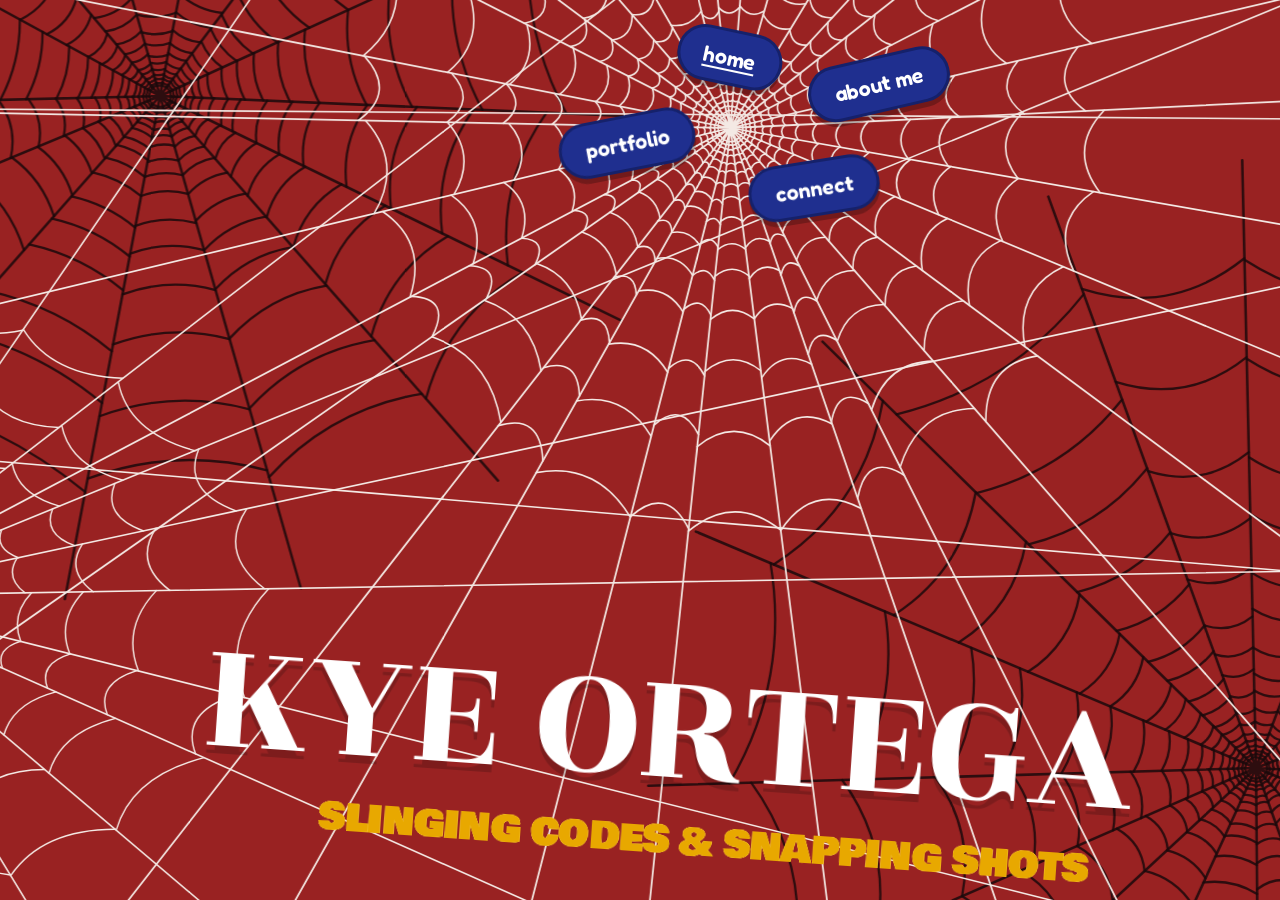
<file: index.html>
<!doctype html>
<html lang="en">

<head>
  <meta charset="utf-8">
  <meta name="viewport" content="width=device-width, initial-scale=1">
  <title>Kye Ortega</title>
  <!-- spider favicon (inline SVG, no extra file needed) -->
  <link rel="icon" type="image/svg+xml" href="data:image/svg+xml,%3Csvg xmlns='http://www.w3.org/2000/svg' viewBox='-20 -20 40 40'%3E%3Crect x='-20' y='-20' width='40' height='40' rx='9' fill='%23992222'/%3E%3Cg stroke='%23120708' stroke-width='2.4' stroke-linecap='round' fill='none'%3E%3Cpath d='M0 1L-9-9M0 1L-12-2M0 1L-11 7M0 1L-8 13M0 1L9-9M0 1L12-2M0 1L11 7M0 1L8 13'/%3E%3C/g%3E%3Cellipse cx='0' cy='5' rx='6' ry='8' fill='%23120708'/%3E%3Ccircle cx='0' cy='-5' r='4.5' fill='%23120708'/%3E%3Ccircle cx='-1.8' cy='-6.3' r='1.1' fill='%23ffc919'/%3E%3Ccircle cx='1.8' cy='-6.3' r='1.1' fill='%23ffc919'/%3E%3C/svg%3E">
  <link rel="preconnect" href="https://fonts.googleapis.com">
  <link
    href="https://fonts.googleapis.com/css2?family=Rozha+One&family=Bowlby+One+SC&family=Fredoka:wght@500;600&display=swap"
    rel="stylesheet">
  <style>
    :root {
      --red: #992222;
      --navy: #1f2f8f;
      --navy-edge: #15216b;
      --yellow: #ffc919;
      --web: #f4e9e4;
    }

    * {
      box-sizing: border-box;
      margin: 0
    }

    body {
      position: fixed;
      /* nothing can ever scroll the page sideways/up and make the web jump */
      inset: 0;
      width: 100%
    }

    html,
    body {
      height: 100%;
      overflow: hidden;
      overscroll-behavior: none;
      background: var(--red);
      font-family: 'Fredoka', system-ui, sans-serif
    }

    /* ---------- web background ---------- */
    #bg {
      position: fixed;
      inset: 0;
      width: 100%;
      height: 100%;
      display: block;
      transform: translateZ(0);
      /* own GPU layer so page transitions don't repaint the web */
      backface-visibility: hidden
    }

    #bg .light path {
      stroke: var(--web);
      fill: none;
      stroke-linecap: round
    }

    #bg .dark path {
      stroke: #1a0a0c;
      fill: none;
      stroke-linecap: round;
      opacity: .85
    }

    .sway {
      animation: sway 9s ease-in-out infinite alternate;
      transform-box: view-box
    }

    .sway.b {
      animation-duration: 12s;
      animation-delay: -4s
    }

    .sway.c {
      animation-duration: 14s;
      animation-delay: -7s
    }

    @keyframes sway {
      from {
        transform: rotate(-.8deg) scale(1)
      }

      to {
        transform: rotate(.8deg) scale(1.018)
      }
    }

    .ring {
      animation: ripple 5s ease-in-out infinite
    }

    @keyframes ripple {

      0%,
      100% {
        opacity: .55
      }

      8% {
        opacity: 1
      }

      22% {
        opacity: .55
      }
    }

    #parallax {
      transition: transform .25s ease-out;
      will-change: transform
    }

    /* ---------- intro spiders ---------- */
    #spiders {
      position: fixed;
      inset: 0;
      overflow: hidden;
      pointer-events: none;
      z-index: 50
    }

    .spider {
      position: absolute;
      left: 0;
      top: 0;
      will-change: transform, opacity
    }

    .spider svg {
      display: block;
      overflow: visible
    }

    .spider .legs line {
      stroke: #120708;
      stroke-width: 2.4;
      stroke-linecap: round
    }

    .spider .legA {
      transform-origin: 0 0;
      animation: skitter .16s ease-in-out infinite alternate
    }

    .spider .legB {
      transform-origin: 0 0;
      animation: skitter .16s ease-in-out infinite alternate-reverse
    }

    @keyframes skitter {
      from {
        transform: rotate(-9deg)
      }

      to {
        transform: rotate(9deg)
      }
    }

    /* ---------- nav ---------- */
    /* nav is positioned from JS relative to the web centre; --u scales with the web */
    nav {
      --cx: 55%;
      --cy: 14%;
      --u: .7
    }

    nav a {
      position: absolute;
      display: block;
      white-space: nowrap;
      padding: .55em 1.1em;
      border-radius: 999px;
      left: calc(var(--cx) + var(--dx) * var(--u) * 1px);
      top: calc(var(--cy) + var(--dy) * var(--u) * 1px);
      background: var(--navy);
      color: #fff;
      text-decoration: none;
      font-weight: 600;
      font-size: calc(34px * var(--p, var(--u)));
      border: calc(5px * var(--p, var(--u))) solid var(--navy-edge);
      box-shadow: 0 calc(8px * var(--p, var(--u))) 0 rgba(0, 0, 0, .25);
      transform: translate(-50%, -50%) rotate(var(--r));
      animation: float 5s ease-in-out infinite;
      animation-delay: var(--d);
      transition: background .2s;
    }

    nav a:hover {
      background: #2c42c4;
      animation: wiggle .5s ease-in-out infinite
    }

    nav a.active {
      text-decoration: underline;
      text-underline-offset: .2em
    }

    nav a[href="#home"] {
      --dx: 0;
      --dy: -85;
      --r: 12deg;
      --d: 0s
    }

    nav a[href="#about"] {
      --dx: 177;
      --dy: -52;
      --r: -13deg;
      --d: -1s
    }

    nav a[href="#portfolio"] {
      --dx: -123;
      --dy: 18;
      --r: -11deg;
      --d: -2s
    }

    nav a[href="#connect"] {
      --dx: 100;
      --dy: 72;
      --r: -9deg;
      --d: -3s
    }

    @keyframes float {

      0%,
      100% {
        transform: translate(-50%, -50%) rotate(var(--r))
      }

      50% {
        transform: translate(-50%, calc(-50% - 8px * var(--u))) rotate(calc(var(--r) + 2deg))
      }
    }

    @keyframes wiggle {

      0%,
      100% {
        transform: translate(-50%, -50%) rotate(calc(var(--r) - 4deg)) scale(1.08)
      }

      50% {
        transform: translate(-50%, -50%) rotate(calc(var(--r) + 4deg)) scale(1.08)
      }
    }

    /* ---------- hero ---------- */
    #hero {
      position: absolute;
      left: 0;
      right: 0;
      bottom: 6%;
      transition: opacity .4s, transform .4s
    }

    body:not([data-page="home"]) #hero {
      opacity: 0;
      transform: translateY(40px);
      pointer-events: none
    }

    h1 {
      font-family: 'Rozha One', serif;
      font-weight: 400;
      color: #fff;
      line-height: .9;
      font-size: clamp(56px, 13vw, 230px);
      white-space: nowrap;
      margin-left: 15.5%;
      transform: rotate(4deg);
      transform-origin: left bottom;
      text-shadow: 0 8px 0 rgba(0, 0, 0, .18);
      animation: drop 1s cubic-bezier(.2, 1.4, .4, 1) both;
    }

    h1 .m {
      display: none
    }

    h1 span {
      display: inline-block;
      animation: bob 6s ease-in-out infinite
    }

    h1 span:nth-child(2n) {
      animation-delay: -2s
    }

    h1 span:nth-child(3n) {
      animation-delay: -4s
    }

    @keyframes bob {

      0%,
      100% {
        transform: translateY(0)
      }

      50% {
        transform: translateY(-6px)
      }
    }

    @keyframes drop {
      from {
        opacity: 0;
        transform: rotate(4deg) translateY(-120px) scale(1.2)
      }
    }

    .tag {
      position: relative;
      display: inline-block;
      margin: 1.2% 0 0 25%;
      font-family: 'Bowlby One SC', sans-serif;
      color: var(--yellow);
      font-size: clamp(16px, 3vw, 52px);
      letter-spacing: -.02em;
      transform: rotate(4deg);
      transform-origin: left top;
      animation: drop 1s .25s cubic-bezier(.2, 1.4, .4, 1) both;
    }

    .tag::before,
    .tag::after {
      content: attr(data-t);
      position: absolute;
      inset: 0;
      overflow: hidden;
    }

    .tag::before {
      color: #ffe36a;
      animation: glitch1 3.2s infinite steps(1)
    }

    .tag::after {
      color: #e8a800;
      animation: glitch2 2.7s infinite steps(1)
    }

    @keyframes glitch1 {

      0%,
      88%,
      100% {
        clip-path: inset(0 0 100% 0);
        transform: none
      }

      90% {
        clip-path: inset(20% 0 55% 0);
        transform: translateX(-10px)
      }

      93% {
        clip-path: inset(60% 0 15% 0);
        transform: translateX(8px)
      }

      96% {
        clip-path: inset(40% 0 40% 0);
        transform: translateX(-5px)
      }
    }

    @keyframes glitch2 {

      0%,
      80%,
      100% {
        clip-path: inset(100% 0 0 0);
        transform: none
      }

      82% {
        clip-path: inset(10% 0 70% 0);
        transform: translateX(9px)
      }

      86% {
        clip-path: inset(70% 0 5% 0);
        transform: translateX(-9px)
      }

      90% {
        clip-path: inset(35% 0 45% 0);
        transform: translateX(5px)
      }
    }

    /* ---------- pages ---------- */
    .page {
      position: absolute;
      left: 50%;
      top: 50%;
      width: min(680px, 88vw);
      max-height: 62vh;
      overflow: auto;
      transform: translate(-50%, -40%) rotate(-1.5deg) scale(.9);
      opacity: 0;
      pointer-events: none;
      background: rgba(255, 255, 255, .96);
      color: #1c1c2e;
      border-radius: 28px;
      padding: 2rem 2.2rem;
      border: 4px solid var(--navy);
      box-shadow: 0 14px 0 rgba(0, 0, 0, .25);
      transition: opacity .35s, transform .45s cubic-bezier(.2, 1.3, .4, 1);
      will-change: transform, opacity;
    }

    body[data-page="about"] #about,
    body[data-page="portfolio"] #portfolio,
    body[data-page="connect"] #connect {
      opacity: 1;
      pointer-events: auto;
      transform: translate(-50%, -30%) rotate(-1.5deg) scale(1);
    }

    .page h2 {
      font-family: 'Rozha One', serif;
      font-weight: 400;
      font-size: 2.4rem;
      color: var(--red);
      margin-bottom: .6rem
    }

    .page p {
      line-height: 1.55;
      font-size: 1.1rem;
      margin-bottom: .8rem
    }

    .page a {
      color: var(--navy);
      font-weight: 600
    }

    .grid {
      display: grid;
      grid-template-columns: repeat(auto-fit, minmax(170px, 1fr));
      gap: 1rem;
      margin-top: 1rem
    }

    .card {
      background: var(--navy);
      color: #fff;
      border-radius: 18px;
      padding: 1.2rem;
      min-height: 110px;
      font-weight: 600;
      transition: transform .2s
    }

    .card:hover {
      transform: rotate(-2deg) scale(1.04)
    }

    .card small {
      display: block;
      font-weight: 500;
      opacity: .8;
      margin-top: .3rem
    }

    [hidden] {
      display: none !important
    }

    /* ---------- portfolio gallery ---------- */
    #portfolio {
      width: min(780px, 92vw);
      max-height: 68vh
    }

    .card {
      font: inherit;
      font-weight: 600;
      text-align: left;
      border: 3px solid var(--navy-edge);
      cursor: pointer;
      position: relative;
      overflow: hidden;
      display: flex;
      flex-direction: column;
      justify-content: flex-end;
      font-size: 1.1rem
    }

    .card.has-cover {
      background-size: cover;
      background-position: center top;
      text-shadow: 0 1px 6px rgba(0, 0, 0, .7)
    }

    .card.has-cover::before {
      content: "";
      position: absolute;
      inset: 0;
      background: linear-gradient(to top, rgba(15, 20, 70, .9), rgba(15, 20, 70, .05) 65%)
    }

    .card>* {
      position: relative
    }

    .card:focus-visible,
    .pf-back:focus-visible,
    .pf-arrow:focus-visible,
    .pf-track:focus-visible {
      outline: 3px solid var(--yellow);
      outline-offset: 2px
    }

    #pfGallery {
      position: fixed;
      inset: 0;
      z-index: 80;
      display: flex;
      flex-direction: column;
      height: 100vh;
      height: 100dvh;
      padding: max(12px, env(safe-area-inset-top)) 14px max(10px, env(safe-area-inset-bottom));
      background: #1a0709;
      color: #fff
    }

    .pf-head {
      display: flex;
      align-items: center;
      gap: .8rem;
      padding-bottom: .6rem
    }

    .pf-head h2 {
      font-family: 'Rozha One', serif;
      font-weight: 400;
      font-size: clamp(1.3rem, 4vw, 2rem);
      flex: 1;
      text-align: center;
      margin: 0
    }

    .pf-count {
      min-width: 4.5rem;
      text-align: right;
      font-weight: 600;
      font-size: .95rem;
      opacity: .8
    }

    .pf-back {
      font: inherit;
      font-weight: 600;
      color: #fff;
      background: var(--navy);
      border: 2px solid var(--navy-edge);
      border-radius: 999px;
      padding: .4rem 1rem;
      cursor: pointer;
      min-width: 4.5rem
    }

    .pf-back:hover {
      background: #2c42c4
    }

    .pf-stage {
      position: relative;
      flex: 1;
      min-height: 0   /* lets the photo shrink to whatever space is left on screen */
    }

    .pf-track {
      display: flex;
      overflow-x: auto;
      overflow-y: hidden;
      scroll-snap-type: x mandatory;
      scroll-behavior: smooth;
      -webkit-overflow-scrolling: touch;
      scrollbar-width: none;
      height: 100%
    }

    .pf-track::-webkit-scrollbar {
      display: none
    }

    .pf-slide {
      flex: 0 0 100%;
      scroll-snap-align: center;
      scroll-snap-stop: always;
      position: relative;
      min-height: 100%
    }

    .pf-slide img {
      position: absolute;
      inset: 0;
      width: 100%;
      height: 100%;
      object-fit: contain;
      border-radius: 12px;
      user-select: none;
      -webkit-user-drag: none
    }

    .pf-soon {
      position: absolute;
      inset: 0;
      display: grid;
      place-content: center;
      text-align: center;
      font-weight: 600;
      color: #fff;
      padding: 1rem
    }

    .pf-arrow {
      position: absolute;
      top: 50%;
      transform: translateY(-50%);
      width: 2.6rem;
      height: 2.6rem;
      border-radius: 50%;
      border: 3px solid var(--navy-edge);
      background: var(--navy);
      color: #fff;
      font-size: 1.7rem;
      line-height: 1;
      cursor: pointer;
      box-shadow: 0 4px 0 rgba(0, 0, 0, .25);
      transition: background .2s, opacity .2s
    }

    .pf-arrow.prev {
      left: .5rem
    }

    .pf-arrow.next {
      right: .5rem
    }

    .pf-arrow:hover {
      background: #2c42c4
    }

    .pf-arrow[disabled] {
      opacity: .25;
      cursor: default
    }

    .pf-dots {
      display: flex;
      justify-content: center;
      gap: .5rem;
      margin-top: .8rem
    }

    .pf-dots button {
      width: .7rem;
      height: .7rem;
      border-radius: 50%;
      border: 0;
      padding: 0;
      background: rgba(255, 255, 255, .35);
      cursor: pointer;
      transition: background .2s, transform .2s
    }

    .pf-dots button[aria-current="true"] {
      background: var(--yellow);
      transform: scale(1.35)
    }

    @media (max-width:700px) {
      #portfolio .grid {
        grid-template-columns: repeat(2, 1fr)
      }

      #portfolio .card {
        min-height: 120px;
        font-size: 1rem
      }

      .pf-arrow {
        display: none
      }

      /* swipe on phones */
    }

    /* ---------- connect form ---------- */
    #connectForm {
      display: grid;
      gap: .9rem;
      margin-top: 1rem
    }

    #connectForm label {
      display: grid;
      gap: .3rem;
      font-weight: 600;
      color: var(--navy)
    }

    #connectForm input,
    #connectForm textarea {
      font: inherit;
      font-weight: 500;
      color: #1c1c2e;
      padding: .7rem .9rem;
      border: 3px solid var(--navy);
      border-radius: 16px;
      background: #fff;
      resize: vertical;
      width: 100%
    }

    #connectForm input:focus,
    #connectForm textarea:focus {
      outline: none;
      border-color: var(--red);
      box-shadow: 0 0 0 4px rgba(153, 34, 34, .2)
    }

    #connectForm [aria-invalid="true"] {
      border-color: var(--red)
    }

    .req {
      color: var(--red);
      font-weight: 600
    }

    .reqnote {
      font-size: .85rem !important;
      margin: .6rem 0 0 !important;
      color: #555
    }

    .field-err {
      color: var(--red);
      font-size: .8rem;
      font-weight: 500;
      line-height: 1.3
    }

    .field-err:empty {
      display: none
    }

    #thwip {
      justify-self: start;
      font-family: 'Bowlby One SC', sans-serif;
      font-size: 1.3rem;
      color: #fff;
      background: var(--red);
      border: 3px solid #5e1111;
      border-radius: 999px;
      padding: .6rem 1.8rem;
      cursor: pointer;
      box-shadow: 0 6px 0 rgba(0, 0, 0, .3);
      transition: transform .15s, box-shadow .15s
    }

    #thwip:hover {
      transform: translateY(-2px) rotate(-2deg)
    }

    #thwip:active {
      transform: translateY(4px);
      box-shadow: 0 2px 0 rgba(0, 0, 0, .3)
    }

    #thwip:disabled {
      opacity: .6;
      cursor: wait
    }

    #formStatus {
      min-height: 1.4em;
      margin: 0;
      font-weight: 600
    }

    #formStatus.ok {
      color: #1a7a3a
    }

    #formStatus.err {
      color: var(--red);
      font-size: .85rem;
      font-weight: 500
    }

    /* web-shot overlay */
    #shot {
      position: fixed;
      inset: 0;
      width: 100%;
      height: 100%;
      pointer-events: none;
      z-index: 60
    }

    #shot path,
    #shot circle {
      fill: none;
      stroke: #fff;
      stroke-linecap: round;
      filter: drop-shadow(0 0 3px rgba(0, 0, 0, .45))
    }

    @media (max-width:700px) {
      h1 {
        margin-left: 6%;
        font-size: min(22vw, 17vh);
        white-space: normal;
        line-height: .95;
        transform: rotate(3deg)
      }

      h1 .m {
        display: block;
        height: 0
      }

      /* "KYE" / "ORTEGA" on two lines */
      .tag {
        margin-left: 8%;
        font-size: 4.2vw;
        transform: rotate(3deg)
      }
    }

    @media (prefers-reduced-motion:reduce) {
      * {
        animation: none !important;
        transition: none !important
      }
    }
  </style>
</head>

<body data-page="home">

  <svg id="bg" viewBox="0 0 2000 1125" preserveAspectRatio="xMidYMid slice" aria-hidden="true">
    <g id="parallax"></g>
  </svg>

  <nav>
    <a href="#home" class="active">home</a>
    <a href="#about">about me</a>
    <a href="#portfolio">portfolio</a>
    <a href="#connect">connect</a>
  </nav>

  <header id="hero">
    <h1 id="name" aria-label="Kye Ortega"></h1>
    <div class="tag" data-t="SLINGING CODES &amp; SNAPPING SHOTS">SLINGING CODES &amp; SNAPPING SHOTS</div>
  </header>

  <section class="page" id="about">
    <h2>about me</h2>
    <p>well, officially it’s caitlin, but kye just fits better! endlessly curious, a little creative, and always chasing
      something new to learn. when i’m not working, i’m behind a camera chasing natural light and the funny, unplanned
      moments that make the best stories. i’m also a proud hobby collector: cooking, sewing, scrapbooking, jiu-jitsu,
      and books i swear i’ll only “skim.” some stick, some don’t, but the fun’s in the trying.</p>
    <p>that same curiosity shaped my career. i studied management information systems, IT management, and accounting
      through my BS, MS, and executive MBA, not to stack degrees, but to understand how business and tech work together
      to solve real problems. i love strategy, systems, and creativity equally, especially when there’s chaos to turn
      into order (sometimes with just a spreadsheet). growth is the goal: i experiment, learn by doing, and try not to
      take myself too seriously.</p>
  </section>

  <section class="page" id="portfolio">
    <h2 id="pfTitle">portfolio</h2>

    <!-- category picker -->
    <div class="grid" id="pfGrid">
      <button type="button" class="card" data-cat="academia">academia<small></small></button>
      <button type="button" class="card" data-cat="digital">digital modeling<small></small></button>
      <button type="button" class="card" data-cat="techwear">techwear<small></small></button>
      <button type="button" class="card" data-cat="sports">sports<small></small></button>
    </div>

  </section>

  <!-- full-screen gallery: a page of its own so every photo fits the screen without scrolling.
       (kept outside the card above so it can cover the whole window) -->
  <div id="pfGallery" role="dialog" aria-modal="true" aria-label="photo gallery" hidden>
    <div class="pf-head">
      <button type="button" class="pf-back" id="pfBack">&larr; all work</button>
      <h2 id="pfGalTitle"></h2>
      <span class="pf-count" id="pfCount"></span>
    </div>
    <div class="pf-stage">
      <button type="button" class="pf-arrow prev" id="pfPrev" aria-label="previous photo">&lsaquo;</button>
      <div class="pf-track" id="pfTrack" tabindex="0" aria-label="photos, swipe or use the arrow keys"></div>
      <button type="button" class="pf-arrow next" id="pfNext" aria-label="next photo">&rsaquo;</button>
    </div>
    <div class="pf-dots" id="pfDots"></div>
  </div>

  <section class="page" id="connect">
    <h2>connect</h2>
    <p>want to work together or just say hi? drop me a message! <br> check out my <a
        href="https://calendly.com/green-does-everything/moodboard-series?month=2026-10" target="_blank"
        rel="noopener">moodboard series</a> :] </p>
    <p class="reqnote"><span class="req" aria-hidden="true">*</span> required</p>
    <!-- action/method = FormSubmit's standard setup; the script below sends it in the background instead
         (so the web animation can play) and this is the fallback if JavaScript is ever unavailable -->
    <form id="connectForm" action="https://formsubmit.co/green.does.everything@gmail.com" method="POST" novalidate>
      <label><span>name <b class="req" aria-hidden="true">*</b></span>
        <input type="text" name="name" autocomplete="name" required maxlength="100" aria-describedby="err-name">
        <small class="field-err" id="err-name" role="alert"></small>
      </label>
      <label><span>email <b class="req" aria-hidden="true">*</b></span>
        <input type="email" name="email" autocomplete="email" required maxlength="150" aria-describedby="err-email">
        <small class="field-err" id="err-email" role="alert"></small>
      </label>
      <label><span>message <b class="req" aria-hidden="true">*</b></span>
        <textarea name="message" rows="5" required maxlength="3000" aria-describedby="err-message"></textarea>
        <small class="field-err" id="err-message" role="alert"></small>
      </label>
      <input type="hidden" name="_subject" value="New message from your website">
      <input type="hidden" name="_template" value="table">
      <input type="hidden" name="_captcha" value="false">
      <!-- spam trap: real people never see or fill this -->
      <input type="text" name="_honey" tabindex="-1" autocomplete="off" style="display:none">
      <button type="submit" id="thwip">thwip!</button>
      <p id="formStatus" role="status" aria-live="polite"></p>
    </form>
  </section>

  <svg id="shot" aria-hidden="true"></svg>

  <script>
    // ---- title letters (for the bobbing animation) ----
    const name = document.getElementById('name');
    name.innerHTML = [...'KYE ORTEGA'].map(c => c === ' ' ? ' <i class="m"></i>' : `<span>${c}</span>`).join('');

    // ---- spiderweb generator ----
    const NS = 'http://www.w3.org/2000/svg';
    function web({cx, cy, spokes, rings, r0, growth, length, sx = 1, sy = 1, cls, width, jitter = 0.12, sway = ''}) {
      const g = document.createElementNS(NS, 'g');
      g.setAttribute('class', `${cls} ${sway ? 'sway ' + sway : ''}`.trim());
      g.style.transformOrigin = `${cx}px ${cy}px`;
      const rnd = (a) => (Math.random() - .5) * 2 * a;
      const angs = Array.from({length: spokes}, (_, i) => (i / spokes) * Math.PI * 2 + rnd(jitter) / 2);
      const P = (a, r) => [cx + Math.cos(a) * r * sx, cy + Math.sin(a) * r * sy];
      let d = '';
      const spoke = document.createElementNS(NS, 'path');
      angs.forEach(a => {const [x, y] = P(a, length); d += `M${cx},${cy}L${x},${y}`;});
      spoke.setAttribute('d', d); spoke.setAttribute('stroke-width', width);
      g.appendChild(spoke);
      let r = r0;
      for (let i = 0; i < rings; i++) {
        let rd = '';
        for (let k = 0; k < spokes; k++) {
          const a1 = angs[k], a2 = angs[(k + 1) % spokes] + (k === spokes - 1 ? Math.PI * 2 : 0);
          const rr = r * (1 + rnd(.03));
          const [x1, y1] = P(a1, rr), [x2, y2] = P(a2, rr);
          const [qx, qy] = P((a1 + a2) / 2, rr * 0.9);   // sag toward the centre
          rd += `M${x1},${y1}Q${qx},${qy} ${x2},${y2}`;
        }
        const p = document.createElementNS(NS, 'path');
        p.setAttribute('d', rd); p.setAttribute('stroke-width', width * .9);
        if (cls === 'light') {p.setAttribute('class', 'ring'); p.style.animationDelay = `${(rings - i) * 0.12}s`;}
        g.appendChild(p);
        r *= growth;
      }
      return g;
    }

    const root = document.getElementById('parallax');
    const webs = [
      // dark background webs (behind)
      // rings now run all the way out to the end of the spokes, so the webs aren't cut off
      web({cx: 400, cy: 120, spokes: 14, rings: 17, r0: 14, growth: 1.25, length: 640, cls: 'dark', width: 3.2, sway: 'b'}),
      web({cx: 1770, cy: 960, spokes: 16, rings: 17, r0: 14, growth: 1.27, length: 760, cls: 'dark', width: 3.2, sway: 'c'}),
      // big light webs
      web({cx: 0, cy: 745, spokes: 22, rings: 13, r0: 16, growth: 1.3, length: 1500, sx: 1.4, cls: 'light', width: 2, sway: 'b'}),
      web({cx: 1113, cy: 160, spokes: 30, rings: 15, r0: 14, growth: 1.27, length: 2200, sx: 1.15, sy: 1.25, cls: 'light', width: 2.2, sway: ''}),
    ];
    webs.forEach(w => root.appendChild(w));
    // long anchor threads across the screen
    const th = document.createElementNS(NS, 'path');
    th.setAttribute('d', 'M0,135L2000,150M0,560L2000,730');
    th.setAttribute('stroke', '#f4e9e4'); th.setAttribute('stroke-width', '2'); th.setAttribute('fill', 'none');
    root.insertBefore(th, root.children[2]);

    // ---- mouse parallax ----
    addEventListener('pointermove', e => {
      const x = (e.clientX / innerWidth - .5), y = (e.clientY / innerHeight - .5);
      root.style.transform = `translate(${x * -24}px,${y * -16}px)`;
    });

    // ---- keep the nav pills pinned to the web centre and scaled to fit ----
    function layoutNav() {
      const vw = document.documentElement.clientWidth, vh = document.documentElement.clientHeight;
      const s = Math.max(vw / 2000, vh / 1125);               // same maths as preserveAspectRatio="slice"
      const cx = vw / 2 + (1113 - 1000) * s, cy = vh / 2 + (160 - 562.5) * s;
      // pills reach ~190 units left / ~270 right of the centre; shrink so none leave the screen
      const u = Math.max(.3, Math.min(s * 1.05, (cx - 8) / 190, (vw - cx - 12) / 305, (cy - 8) / 110));
      const n = document.querySelector('nav').style;
      n.setProperty('--cx', cx + 'px'); n.setProperty('--cy', cy + 'px'); n.setProperty('--u', u);
      n.setProperty('--p', vw > 700 ? u * 0.75 : u);   // pill size: smaller on desktop (change 0.75 to taste)
    }
    addEventListener('resize', layoutNav); layoutNav();

    // ---- simple hash router ----
    function route() {
      const p = (location.hash || '#home').slice(1);
      const page = ['home', 'about', 'portfolio', 'connect'].includes(p) ? p : 'home';
      document.body.dataset.page = page;
      scrollTo(0, 0);
      if (page !== 'portfolio') try {closeGallery();} catch (_) {}   // always reopen the portfolio on the category picker
      document.querySelectorAll('nav a').forEach(a => a.classList.toggle('active', a.hash === '#' + page));
    }
    // handle clicks ourselves so the browser never tries to scroll to the #section (that caused the flicker)
    document.querySelectorAll('nav a').forEach(a => a.addEventListener('click', e => {
      e.preventDefault();
      if (location.hash !== a.hash) {
        try {history.pushState(null, '', a.hash);} catch (_) {location.hash = a.hash;}
      }
      route();
    }));
    addEventListener('popstate', route);
    addEventListener('hashchange', route); route();

    // ---- portfolio: category cards -> swipeable gallery ----
    // HOW TO EDIT: drop photo files in the "portfolio" folder, then add a line to the right list below.
    // The gallery shows photos in the same order as these lines (first line = first photo, which is
    // also the cover on the card). To reorder, just cut and paste the lines. Keep commas between lines
    // (none after the last one).
    const PORTFOLIO = {
      academia: {title: 'academia', images: [
        {src: 'portfolio/academia-3.webp', alt: 'ACADEMIA poster: a smiling woman waving, holding books and wearing a pearl headband'},
        {src: 'portfolio/academia-2.webp', alt: 'A pencil scribble above the quote "You\'re free to be different."'},
        {src: 'portfolio/academia-1.webp', alt: 'Three portraits in academia-style outfits, each holding a book'}
      ]},
      digital: {title: 'digital modeling', images: [
        {src: 'portfolio/digital-1.webp', alt: 'MUSE poster: a black-and-white portrait of a smiling woman with red halftone and scribble graphics'},
        {src: 'portfolio/digital-2.webp', alt: 'Digital modeling collage: four portraits of a model in a white top on a dark textured background with red accents'},
        {src: 'portfolio/digital-3.webp', alt: 'Photo grid titled "model: karla" with six portraits of a model in a white top against a grey wall, signed Kye Ortega'}
      ]},
      techwear: {title: 'techwear', images: [
        {src: 'portfolio/techwear-1.webp', alt: 'TECHWEAR photoshoot poster: a model in dark sunglasses and a zip-up top, lit in blue, with a glowing futuristic eye graphic'},
        {src: 'portfolio/techwear-2.webp', alt: 'Techwear collage of four blue-lit portraits, including models holding glowing masks, with circuit and laptop graphics and the name Kye Ortega'}
      ]},
      sports: {title: 'sports', images: [
        {src: 'portfolio/sports-1.webp', alt: 'SPORTS magazine cover: a woman lying on a tennis court holding a tennis ball out toward the camera, with a racket beside her'},
        {src: 'portfolio/sports-2.webp', alt: 'Magazine spread about tennis and women\'s health with four tall tennis-court photos and a short article'},
        {src: 'portfolio/sports-3.webp', alt: '"5 Pro Tips to Elevate Your Game" page: a woman leaning on a tennis net holding a racket and ball, with a numbered tip list'},
        {src: 'portfolio/sports-4.webp', alt: '"Game On: Women\'s Health Tips" page with two tennis-court photos and tips on listening to your body and staying socially connected'}
      ]}
    };
    const pf = {
      grid: document.getElementById('pfGrid'), gallery: document.getElementById('pfGallery'),
      track: document.getElementById('pfTrack'), dots: document.getElementById('pfDots'),
      prev: document.getElementById('pfPrev'), next: document.getElementById('pfNext'),
      title: document.getElementById('pfGalTitle'), count: document.getElementById('pfCount')
    };
    // label each card with its photo count and use the first photo as a cover
    pf.grid.querySelectorAll('.card').forEach(c => {
      const cat = PORTFOLIO[c.dataset.cat], n = cat.images.length;
      c.querySelector('small').textContent = n ? `${n} photo${n > 1 ? 's' : ''}` : 'coming soon';
      if (n) {c.classList.add('has-cover'); c.style.backgroundImage = `url("${cat.images[0].src}")`;}
      c.addEventListener('click', () => openGallery(c.dataset.cat));
    });
    function slideIndex() {return Math.round(pf.track.scrollLeft / pf.track.clientWidth);}
    function updateGallery() {
      const i = slideIndex(), n = pf.track.children.length;
      pf.prev.disabled = i <= 0; pf.next.disabled = i >= n - 1;
      [...pf.dots.children].forEach((d, k) => k === i ? d.setAttribute('aria-current', 'true') : d.removeAttribute('aria-current'));
      pf.count.textContent = PORTFOLIO_OPEN && PORTFOLIO_OPEN.images.length ? `${i + 1} / ${n}` : '';
    }
    let PORTFOLIO_OPEN = null;
    function goTo(i) {
      const n = pf.track.children.length;
      pf.track.scrollTo({left: Math.max(0, Math.min(n - 1, i)) * pf.track.clientWidth, behavior: 'smooth'});
    }
    function openGallery(key) {
      const cat = PORTFOLIO[key]; PORTFOLIO_OPEN = cat;
      pf.title.textContent = cat.title;
      pf.track.innerHTML = ''; pf.dots.innerHTML = '';
      if (!cat.images.length) {
        pf.track.innerHTML = '<div class="pf-slide"><p class="pf-soon">photos coming soon!<br>check back in a bit.</p></div>';
      } else cat.images.forEach((im, i) => {
        const s = document.createElement('div'); s.className = 'pf-slide';
        const img = Object.assign(new Image(), {src: im.src, alt: im.alt, draggable: false});
        s.appendChild(img); pf.track.appendChild(s);
        const d = document.createElement('button'); d.type = 'button'; d.setAttribute('aria-label', `photo ${i + 1}`);
        d.addEventListener('click', () => goTo(i)); pf.dots.appendChild(d);
      });
      pf.dots.hidden = pf.track.children.length < 2;
      pf.gallery.hidden = false;
      pf.track.style.scrollBehavior = 'auto'; pf.track.scrollLeft = 0; pf.track.style.scrollBehavior = '';
      updateGallery(); pf.track.focus({preventScroll: true});
    }
    function closeGallery() {
      pf.gallery.hidden = true;
    }
    document.getElementById('pfBack').addEventListener('click', closeGallery);
    // clicking the dark background (anywhere that isn't a photo or a control) closes the gallery
    pf.gallery.addEventListener('click', e => {
      if (e.target.closest('.pf-arrow, .pf-dots, .pf-back')) return;
      const img = e.target.closest('img');
      if (img) {
        // the <img> box is bigger than the visible photo (object-fit: contain), so test the real picture area
        const b = img.getBoundingClientRect(), k = Math.min(b.width / img.naturalWidth, b.height / img.naturalHeight);
        const w = img.naturalWidth * k, h = img.naturalHeight * k;
        const left = b.left + (b.width - w) / 2, top = b.top + (b.height - h) / 2;
        if (e.clientX >= left && e.clientX <= left + w && e.clientY >= top && e.clientY <= top + h) {
          // tapping the photo itself advances to the next one, looping back to the first after the last
          const n = pf.track.children.length, i = slideIndex();
          if (n > 1) goTo(i >= n - 1 ? 0 : i + 1);
          return;
        }
      }
      closeGallery();
    });
    pf.prev.addEventListener('click', () => goTo(slideIndex() - 1));
    pf.next.addEventListener('click', () => goTo(slideIndex() + 1));
    pf.track.addEventListener('scroll', () => requestAnimationFrame(updateGallery), {passive: true});
    addEventListener('keydown', e => {
      if (document.body.dataset.page !== 'portfolio' || pf.gallery.hidden) return;
      if (e.key === 'ArrowRight') goTo(slideIndex() + 1);
      else if (e.key === 'ArrowLeft') goTo(slideIndex() - 1);
      else if (e.key === 'Escape') closeGallery();
    });
    addEventListener('resize', () => {pf.track.style.scrollBehavior = 'auto'; goTo(slideIndex()); pf.track.style.scrollBehavior = '';});

    // ---- connect form: "thwip!" shoots a web, then sends the message to Kye's email ----
    const FORM_ENDPOINT = 'https://formsubmit.co/ajax/green.does.everything@gmail.com';
    const form = document.getElementById('connectForm');
    const statusEl = document.getElementById('formStatus');
    const thwip = document.getElementById('thwip');

    function shootWeb(fromEl) {
      const svg = document.getElementById('shot');
      const vw = document.documentElement.clientWidth, vh = document.documentElement.clientHeight;
      const b = fromEl.getBoundingClientRect();
      const sx = b.left + b.width / 2, sy = b.top + b.height / 2;
      svg.innerHTML = '';
      const add = (tag, attrs) => {
        const el = document.createElementNS(NS, tag);
        for (const k in attrs) el.setAttribute(k, attrs[k]);
        svg.appendChild(el); return el;
      };
      // a main strand shoots up to the web at the top of the screen, plus a fan of side strands
      const targets = [[vw * .55, vh * .12], ...Array.from({length: 7}, (_, i) => [vw * (.05 + i * .15), vh * (.04 + Math.random() * .2)])];
      const strands = targets.map(([x, y], i) => {
        const p = add('path', {d: `M${sx},${sy} Q${(sx + x) / 2 + (Math.random() - .5) * 80},${(sy + y) / 2} ${x},${y}`, 'stroke-width': i ? 2 : 4});
        const len = p.getTotalLength(); p.style.strokeDasharray = len; p.style.strokeDashoffset = len;
        return p.animate([{strokeDashoffset: len}, {strokeDashoffset: 0}], {duration: 380, delay: i * 30, easing: 'cubic-bezier(.2,.8,.2,1)', fill: 'forwards'}).finished;
      });
      // little web splat where the button was
      for (let r = 14; r <= 56; r += 14) add('circle', {cx: sx, cy: sy, r, 'stroke-width': 1.8});
      for (let a = 0; a < 8; a++) add('path', {d: `M${sx},${sy}L${sx + Math.cos(a * Math.PI / 4) * 60},${sy + Math.sin(a * Math.PI / 4) * 60}`, 'stroke-width': 1.8});
      svg.animate([{opacity: 0}, {opacity: 1}], {duration: 120, fill: 'forwards'});
      return Promise.all(strands).then(() => svg.animate([{opacity: 1}, {opacity: 0}], {duration: 600, delay: 500, fill: 'forwards'}).finished)
        .then(() => {svg.innerHTML = '';});
    }

    // friendly, per-field validation: every field is required (whitespace-only doesn't count)
    const emailOK = v => /^[^\s@]+@[^\s@]+\.[^\s@]{2,}$/.test(v);
    const rules = {
      name: v => !v.trim() ? 'please tell me your name so i know who to reply to.' : '',
      email: v => !v.trim() ? 'please enter your email so i can reply to you.'
        : !emailOK(v.trim()) ? 'that email doesn’t look quite right. it should look like name@example.com.' : '',
      message: v => !v.trim() ? 'please write a message before sending.' : ''
    };
    function showError(field, msg) {
      const input = form.elements[field];
      document.getElementById('err-' + field).textContent = msg;
      if (msg) input.setAttribute('aria-invalid', 'true'); else input.removeAttribute('aria-invalid');
    }
    function validate() {
      let firstBad = null;
      for (const field in rules) {
        const msg = rules[field](form.elements[field].value);
        showError(field, msg);
        if (msg && !firstBad) firstBad = form.elements[field];
      }
      if (firstBad) firstBad.focus();
      return !firstBad;
    }
    // clear a field's error as soon as the visitor starts fixing it
    for (const field in rules) form.elements[field].addEventListener('input', () => {
      if (form.elements[field].hasAttribute('aria-invalid')) showError(field, rules[field](form.elements[field].value));
    });

    form.addEventListener('submit', async e => {
      e.preventDefault();
      statusEl.className = ''; statusEl.textContent = '';
      const data = Object.fromEntries(new FormData(form));
      if (!validate()) return;
      if (data._honey) return;   // bot
      thwip.disabled = true;
      shootWeb(thwip);
      let reached = false;   // did FormSubmit answer at all?
      try {
        const res = await fetch(FORM_ENDPOINT, {
          method: 'POST',
          headers: {'Content-Type': 'application/json', 'Accept': 'application/json'},
          body: JSON.stringify({
            name: data.name.trim(), email: data.email.trim(), message: data.message.trim(),
            _subject: `New message from ${data.name.trim()} (kyeortega site)`, _template: 'table', _captcha: 'false'
          })
        });
        reached = true;
        const out = await res.json().catch(() => ({}));
        if (!res.ok || out.success === 'false' || out.success === false) throw new Error(out.message || 'send failed');
        form.reset();
        statusEl.className = 'ok'; statusEl.textContent = 'thwip! message sent. i’ll get back to you soon!';
      } catch (err) {
        console.error('form send failed:', err);
        if (!reached) {
          // the browser/host blocked the background request (e.g. a sandboxed page or file://):
          // fall back to a normal form post into a hidden frame, which is allowed in more places
          let frame = document.getElementById('fsFrame');
          if (!frame) {
            frame = Object.assign(document.createElement('iframe'), {name: 'fsFrame', id: 'fsFrame'});
            frame.style.display = 'none'; document.body.appendChild(frame);
          }
          form.target = 'fsFrame';
          HTMLFormElement.prototype.submit.call(form);
          form.reset();
          statusEl.className = 'ok'; statusEl.textContent = 'thwip! message sent. i’ll get back to you soon!';
          return;
        }
        statusEl.className = 'err';
        statusEl.innerHTML = 'hmm, that didn’t go through. you can email me directly at <a href="mailto:green.does.everything@gmail.com">green.does.everything@gmail.com</a>.'
          + '<br><span style="opacity:.7">(details: ' + String(err && err.message || err).replace(/[<>&]/g, '') + ')</span>';
      } finally {
        thwip.disabled = false;
      }
    });

    // ---- intro: little spiders scurry across the screen, then vanish ----
    function spawnSpiders() {
      const vw = document.documentElement.clientWidth, vh = document.documentElement.clientHeight;
      const layer = document.createElement('div'); layer.id = 'spiders';
      document.body.appendChild(layer);
      const size = Math.max(22, Math.min(44, vw * 0.028));
      const leg = (x, y) => `<line x1="0" y1="0" x2="${x}" y2="${y}"/>`;
      const spiderSVG = `
        <svg width="${size}" height="${size}" viewBox="-20 -20 40 40">
          <g class="legs">
            <g class="legA">${leg(-17, -12)}${leg(-19, 2)}${leg(17, -2)}${leg(15, 13)}</g>
            <g class="legB">${leg(17, -12)}${leg(19, 2)}${leg(-17, -2)}${leg(-15, 13)}</g>
          </g>
          <ellipse cx="0" cy="5" rx="6" ry="8" fill="#120708"/>
          <circle cx="0" cy="-5" r="4.5" fill="#120708"/>
          <circle cx="-1.8" cy="-6.5" r="1" fill="#ffc919"/><circle cx="1.8" cy="-6.5" r="1" fill="#ffc919"/>
        </svg>`;
      const rand = (a, b) => a + Math.random() * (b - a);
      const N = 12, anims = [];
      for (let i = 0; i < N; i++) {
        // enter from a random edge, wander through a few waypoints, leave by another edge
        const edge = () => {
          const s = Math.floor(rand(0, 4)), m = size * 2;
          return s === 0 ? [rand(0, vw), -m] : s === 1 ? [vw + m, rand(0, vh)] : s === 2 ? [rand(0, vw), vh + m] : [-m, rand(0, vh)];
        };
        const pts = [edge(), [rand(vw * .15, vw * .85), rand(vh * .15, vh * .85)], [rand(vw * .1, vw * .9), rand(vh * .1, vh * .9)], edge()];
        let prev = 0;
        const frames = pts.map(([x, y], k) => {
          const [nx, ny] = pts[Math.min(k + 1, pts.length - 1)], [px, py] = pts[Math.max(k - 1, 0)];
          let a = Math.atan2(ny - py, nx - px) * 180 / Math.PI + 90;   // head points where it's going
          while (a - prev > 180) a -= 360;
          while (a - prev < -180) a += 360;
          prev = a;
          return {transform: `translate(${x - size / 2}px,${y - size / 2}px) rotate(${a}deg)`, offset: k / (pts.length - 1)};
        });
        const el = document.createElement('div'); el.className = 'spider'; el.innerHTML = spiderSVG;
        layer.appendChild(el);
        anims.push(el.animate(frames, {duration: rand(3200, 5200), delay: i * 220 + rand(0, 300), easing: 'ease-in-out', fill: 'both'}).finished);
      }
      Promise.all(anims).then(() => {
        layer.animate([{opacity: 1}, {opacity: 0}], {duration: 400, fill: 'forwards'}).finished.then(() => layer.remove());
      });
    }
    spawnSpiders();
  </script>
</body>

</html>
</file>
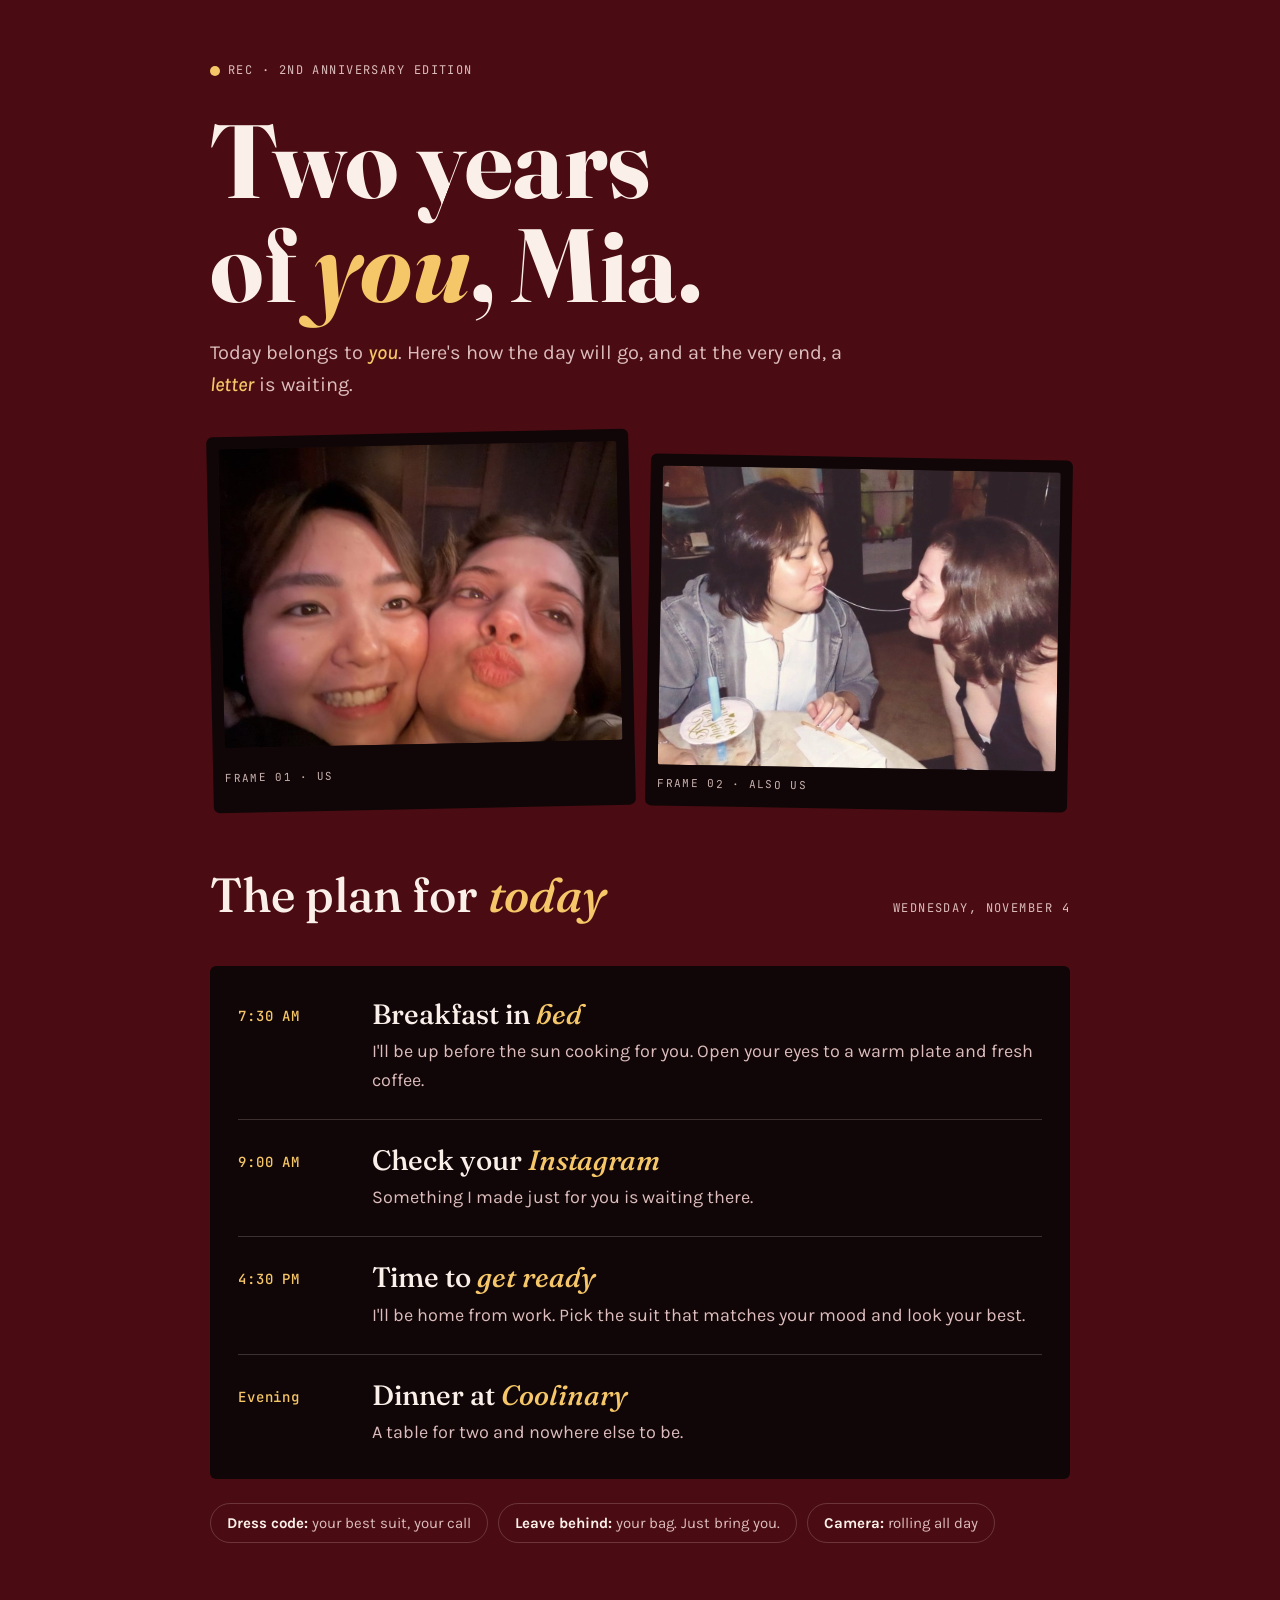
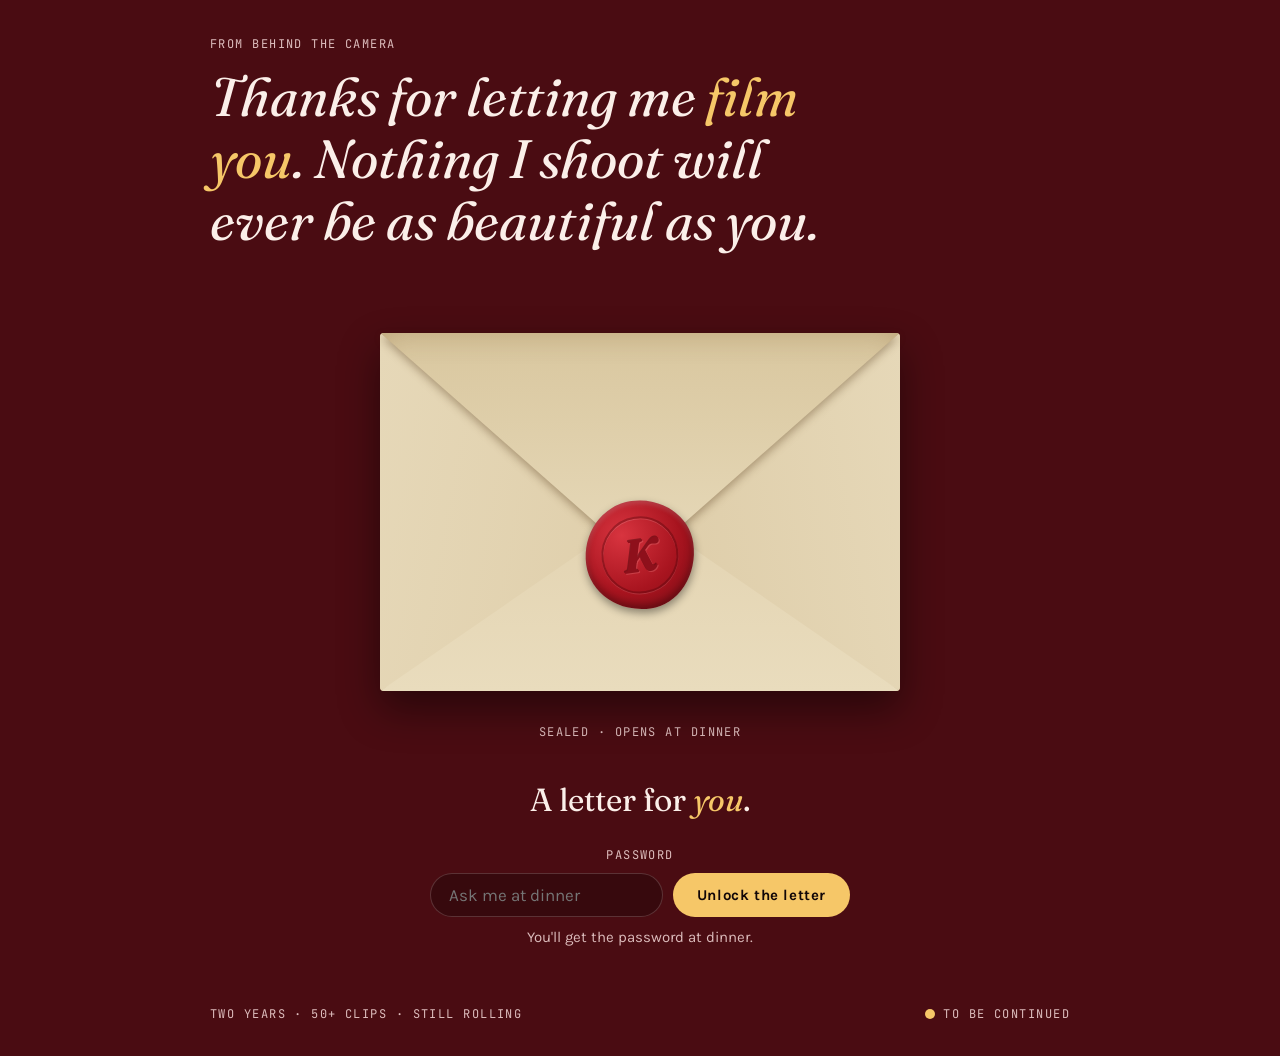
<file: mia/index.html>
<!DOCTYPE html>
<html lang="en">
<head>
<meta charset="utf-8">
<meta name="viewport" content="width=device-width, initial-scale=1">
<meta name="robots" content="noindex, nofollow">
<title>Two Years of Mia</title>
<link rel="icon" type="image/svg+xml" href="data:image/svg+xml,%3Csvg%20xmlns%3D%22http%3A//www.w3.org/2000/svg%22%20viewBox%3D%220%200%2064%2064%22%3E%3Crect%20width%3D%2264%22%20height%3D%2264%22%20rx%3D%2214%22%20fill%3D%22%234a0c12%22/%3E%3Crect%20x%3D%228%22%20y%3D%2220%22%20width%3D%2234%22%20height%3D%2226%22%20rx%3D%226%22%20fill%3D%22%23fbefe9%22/%3E%3Cpath%20d%3D%22M44%2028l12-7v22l-12-7z%22%20fill%3D%22%23fbefe9%22/%3E%3Ccircle%20cx%3D%2217%22%20cy%3D%2229%22%20r%3D%224.5%22%20fill%3D%22%23ff3b4a%22/%3E%3C/svg%3E">
<link rel="apple-touch-icon" href="[data-uri]">
<link rel="preconnect" href="https://fonts.googleapis.com">
<link rel="preconnect" href="https://fonts.gstatic.com" crossorigin>
<link href="https://fonts.googleapis.com/css2?family=Fraunces:ital,opsz,wght@0,9..144,500;0,9..144,700;1,9..144,500;1,9..144,700&family=Karla:wght@400;500;700&family=JetBrains+Mono:wght@500&display=swap" rel="stylesheet">
<style>
:root {
  /* One visual world: deep red room, black cards, white ink, red highlights on key words. Layout: opener, today's plan on black, a parchment envelope with a wax seal at the end. */
  --bg: #4a0c12;
  --ink: #fbefe9;
  --muted: #dcbcbc;
  --line: rgba(251, 239, 233, .18);
  --card: #110607;
  --card-muted: #c9b3b0;
  --accent: #f6c768;
  --display: "Fraunces", Georgia, serif;
  --body: "Karla", "Helvetica Neue", Arial, sans-serif;
  --mono: "JetBrains Mono", ui-monospace, Menlo, monospace;
  color-scheme: dark;
}
* { box-sizing: border-box; }
html, body { margin: 0; }
html { -webkit-text-size-adjust: 100%; text-size-adjust: 100%; }
body { background: var(--bg); color: var(--ink); font-family: var(--body); font-size: 18px; line-height: 1.6; }
.wrap { max-width: 900px; margin: 0 auto; padding: 0 20px; }
h1, h2, h3 { font-family: var(--display); font-weight: 500; text-wrap: balance; margin: 0; }
.mono { font-family: var(--mono); font-size: 12px; letter-spacing: .12em; text-transform: uppercase; color: var(--muted); }
.hl { color: var(--accent); font-style: italic; }
.ph { color: var(--card-muted); font-style: italic; }

header { padding: 56px 0 24px; }
.rec { display: inline-flex; align-items: center; gap: 8px; }
.rec::before { content: ""; width: 10px; height: 10px; border-radius: 50%; background: var(--accent); animation: blink 1.6s infinite; }
@keyframes blink { 50% { opacity: .2; } }
h1 { font-size: clamp(52px, 13vw, 104px); font-weight: 700; line-height: 1; letter-spacing: .005em; margin: 24px 0 20px; }
h1 .hl { font-weight: 700; }
.lede { max-width: 34em; color: var(--muted); font-size: 20px; margin: 0; }
@media (max-width: 620px) { .lede { font-size: 3.5vw; line-height: 1.5; overflow-wrap: break-word; } }
.lede .hl { font-weight: 500; }

section { padding: 40px 0; }
.sec-head { display: flex; justify-content: space-between; align-items: baseline; gap: 16px; flex-wrap: wrap; margin-bottom: 32px; }
h2 { font-size: clamp(32px, 5vw, 48px); }

.sheet-card { background: var(--card); border-radius: 6px; padding: 8px 28px; }
.sheet { list-style: none; margin: 0; padding: 0; }
.scene { display: grid; grid-template-columns: 110px 1fr; gap: 8px 24px; padding: 24px 0; border-bottom: 1px solid var(--line); }
.scene:last-child { border-bottom: 0; }
.scene .time { color: var(--accent); font-family: var(--mono); font-size: 14px; font-weight: 500; letter-spacing: .06em; padding-top: 7px; font-variant-numeric: tabular-nums; }
.scene h3 { font-size: 28px; line-height: 1.2; margin-bottom: 6px; }
.scene p { margin: 0; color: var(--muted); }
@media (max-width: 520px) { .scene { grid-template-columns: 1fr; } .scene .time { padding-top: 0; } .sheet-card { padding: 4px 20px; } }

.photo-sec { padding-top: 8px; padding-bottom: 8px; }
.photos { display: grid; grid-template-columns: 1fr 1fr; gap: 16px; }
.photo { margin: 0; background: var(--card); padding: 12px 12px 14px; border-radius: 6px; display: grid; gap: 10px; }
.photo img { display: block; width: 100%; aspect-ratio: 4 / 3; object-fit: cover; border-radius: 3px; }
.photo:nth-child(1) { transform: rotate(-1.2deg); }
.photo:nth-child(2) { transform: rotate(1deg); margin-top: 24px; }
.photo figcaption { font-family: var(--mono); font-size: 11px; letter-spacing: .12em; text-transform: uppercase; color: var(--card-muted); }
@media (max-width: 620px) {
  .photos { gap: 10px; }
  .photo { padding: 6px 6px 8px; gap: 6px; border-radius: 4px; }
  .photo:nth-child(2) { margin-top: 14px; }
  .photo figcaption { font-size: 9px; letter-spacing: .08em; }
}
@media (prefers-reduced-motion: reduce) { .photo { transform: none !important; } }

.notes { display: flex; flex-wrap: wrap; gap: 10px; margin-top: 24px; }
.chip { border: 1px solid var(--line); border-radius: 999px; padding: 7px 16px; font-size: 15px; color: var(--muted); }
.chip b { color: var(--ink); font-weight: 700; }

.thanks blockquote { margin: 0; font-family: var(--display); font-style: italic; font-size: clamp(30px, 5.5vw, 54px); line-height: 1.15; max-width: 18em; text-wrap: balance; }

.letter-sec { display: grid; justify-items: center; gap: 20px; text-align: center; }
.env { position: relative; width: min(100%, 520px); aspect-ratio: 1.45; border-radius: 4px;
  background: radial-gradient(ellipse at 30% 40%, #efe4cb 0%, #e3d4b2 55%, #cdb88d 100%);
  box-shadow: 0 18px 40px rgba(0,0,0,.45), inset 0 0 50px rgba(120, 82, 34, .35); perspective: 900px; }
.env .fold { position: absolute; inset: 0; border-radius: 4px; }
.env .fold-l { background: linear-gradient(100deg, #e6d8b8, #d9c69f); clip-path: polygon(0 0, 47% 58%, 0 100%); }
.env .fold-r { background: linear-gradient(260deg, #e6d8b8, #d6c29a); clip-path: polygon(100% 0, 53% 58%, 100% 100%); }
.env .fold-b { background: linear-gradient(0deg, #e9dcbd, #ddcba6); clip-path: polygon(0 100%, 50% 50%, 100% 100%); }
.env .flap-wrap { position: absolute; inset: 0; filter: drop-shadow(0 4px 4px rgba(70, 40, 10, .35)); transform-origin: top; transition: transform .9s ease; }
.env .flap { position: absolute; inset: 0; border-radius: 4px 4px 0 0; background: linear-gradient(180deg, #d9c79f 0%, #e8dbbc 70%, #efe3c8 100%); clip-path: polygon(0 0, 100% 0, 50% 64%); box-shadow: inset 0 0 30px rgba(120, 82, 34, .3); }
.wax { position: absolute; left: 50%; top: 62%; width: 21%; aspect-ratio: 1; transform: translate(-50%, -50%) rotate(-8deg);
  border-radius: 49% 51% 47% 53% / 52% 46% 54% 48%;
  background: radial-gradient(circle at 36% 30%, #d8343f 0%, #a8141f 55%, #7a0c15 100%);
  box-shadow: 0 4px 8px rgba(0,0,0,.4), inset 0 -4px 8px rgba(0,0,0,.35), inset 0 3px 5px rgba(255,255,255,.18);
  display: grid; place-items: center; transition: transform .5s ease, opacity .5s ease; }
.wax::before { content: ""; position: absolute; inset: 15%; border-radius: 50%; border: 2px solid rgba(70, 0, 8, .35); box-shadow: inset 0 1px 0 rgba(255,255,255,.15), 0 1px 0 rgba(255,255,255,.12); }
.wax span { font-family: var(--display); font-style: italic; font-weight: 700; font-size: clamp(26px, 6vw, 46px); color: #8e101b; text-shadow: -1px -1px 0 rgba(60,0,6,.45), 1px 1px 0 rgba(255,160,160,.25); line-height: 1; }
.letter-sec.opened .flap-wrap { transform: rotateX(165deg); }
.letter-sec.opened .wax { transform: translate(-50%, -50%) scale(.6) rotate(-20deg); opacity: 0; }
.to { font-family: var(--display); font-size: 32px; margin: 0; }
.lock { display: grid; gap: 8px; width: 100%; max-width: 420px; justify-items: center; }
.lock label { font-family: var(--mono); font-size: 12px; letter-spacing: .12em; text-transform: uppercase; color: var(--muted); }
.lock-row { display: flex; gap: 10px; flex-wrap: wrap; width: 100%; justify-content: center; }
.lock input { flex: 1 1 180px; font: 400 17px var(--body); color: var(--ink); background: rgba(0,0,0,.25); border: 1px solid var(--line); border-radius: 999px; padding: 11px 18px; }
.lock input:focus-visible { outline: 2px solid var(--accent); outline-offset: 2px; }
.lock button { font: 700 15px var(--body); letter-spacing: .04em; color: var(--card); background: var(--accent); border: 0; border-radius: 999px; padding: 12px 24px; cursor: pointer; }
.lock button:hover { filter: brightness(1.08); }
.lock button:focus-visible { outline: 2px solid var(--ink); outline-offset: 3px; }
.hint { margin: 0; font-size: 15px; color: var(--muted); min-height: 1.6em; }
.hint.err { color: var(--accent); }
.letter { width: min(100%, 640px); text-align: left; font-size: 18px; color: #2b1810; padding: 40px 32px;
  background: radial-gradient(ellipse at 50% 30%, #f6eedb 0%, #ecdfc2 70%, #dfcca3 100%);
  border-radius: 3px; box-shadow: 0 18px 40px rgba(0,0,0,.45), inset 0 0 40px rgba(120, 82, 34, .25); }
.letter p { margin: 0 0 1em; }
.letter .hl { color: #9e1520; font-weight: 500; }
.letter[hidden], .lock[hidden] { display: none; }
.sign { font-family: var(--display); font-style: italic; font-size: 28px; color: #9e1520; margin-bottom: 0 !important; line-height: 1.3; }
@media (max-width: 520px) { .letter { padding: 28px 20px; font-size: 17px; } }
@media (prefers-reduced-motion: reduce) { .flap-wrap, .wax { transition: none; } }

footer { padding: 16px 0 32px; }
.end { display: flex; justify-content: space-between; flex-wrap: wrap; gap: 12px; }
@media (prefers-reduced-motion: reduce) { .rec::before { animation: none; } }
</style>
</head>
<body>

<header>
  <div class="wrap">
    <span class="mono rec">Rec · 2nd anniversary edition</span>
    <h1>Two years of <span class="hl">you</span>, Mia.</h1>
    <p class="lede">Today belongs to <span class="hl">you</span>. Here's how the day will go, and at the very end, a <span class="hl">letter</span> is waiting.</p>
  </div>
</header>

<section class="photo-sec">
  <div class="wrap">
    <div class="photos">
      <figure class="photo"><img src="[data-uri]" alt="Kye and Mia cheek to cheek, Mia blowing a kiss"><figcaption>Frame 01 · Us</figcaption></figure>
      <figure class="photo"><img src="[data-uri]" alt="Kye and Mia sharing a noodle across a café table"><figcaption>Frame 02 · Also us</figcaption></figure>
    </div>
  </div>
</section>

<section>
  <div class="wrap">
    <div class="sec-head">
      <h2>The plan for <span class="hl">today</span></h2>
      <span class="mono">Wednesday, November 4</span>
    </div>
    <div class="sheet-card">
      <ol class="sheet">
        <li class="scene">
          <span class="time">7:30 AM</span>
          <div><h3>Breakfast in <span class="hl">bed</span></h3><p>I'll be up before the sun cooking for you. Open your eyes to a warm plate and fresh coffee.</p></div>
        </li>
        <li class="scene">
          <span class="time">9:00 AM</span>
          <div><h3>Check your <span class="hl">Instagram</span></h3><p>Something I made just for you is waiting there.</p></div>
        </li>
        <li class="scene">
          <span class="time">4:30 PM</span>
          <div><h3>Time to <span class="hl">get ready</span></h3><p>I'll be home from work. Pick the suit that matches your mood and look your best.</p></div>
        </li>
        <li class="scene">
          <span class="time">Evening</span>
          <div><h3>Dinner at <span class="hl">Coolinary</span></h3><p>A table for two and nowhere else to be.</p></div>
        </li>
      </ol>
    </div>
    <div class="notes">
      <span class="chip"><b>Dress code:</b> your best suit, your call</span>
      <span class="chip"><b>Leave behind:</b> your bag. Just bring you.</span>
      <span class="chip"><b>Camera:</b> rolling all day</span>
    </div>
  </div>
</section>

<section class="thanks">
  <div class="wrap">
    <p class="mono">From behind the camera</p>
    <blockquote>Thanks for letting me <span class="hl">film you</span>. Nothing I shoot will ever be as beautiful as you.</blockquote>
  </div>
</section>

<section>
  <div class="wrap">
    <div class="letter-sec" id="letter-sec">
      <div class="env" aria-hidden="true">
        <div class="fold fold-l"></div>
        <div class="fold fold-r"></div>
        <div class="fold fold-b"></div>
        <div class="flap-wrap"><div class="flap"></div></div>
        <div class="wax"><span>K</span></div>
      </div>
      <p class="mono" id="seal-label">Sealed · Opens at dinner</p>
      <p class="to">A letter for <span class="hl">you</span>.</p>
      <form class="lock" id="lock" autocomplete="off">
        <label for="pw">Password</label>
        <div class="lock-row">
          <input id="pw" name="pw" type="password" placeholder="Ask me at dinner">
          <button type="submit">Unlock the letter</button>
        </div>
        <p class="hint" id="hint" aria-live="polite">You'll get the password at dinner.</p>
      </form>
      <div class="letter" id="letter" hidden></div>
    </div>
  </div>
</section>

<footer>
  <div class="wrap end">
    <span class="mono">Two years · 50+ clips · still rolling</span>
    <span class="mono rec">To be continued</span>
  </div>
</footer>

<script>
  const SEALED = {"s":"vNj5gCqhP/DSxVZ9NC21TA==","i":"OXxStqiGuGtKWQJo","c":"RdTSxZzEQZQ5wWPIjNrj/ZYX3KERfZ7SvU1Kx705aFn9+zIYBouHqu+/M7E63kIo5aseqR6I+Cx7O0zsEQt3nhKBQNOPxWs6RTZCAYk0TU2xtWPveFYFVBuScSZg3JDlfZ6HGurI8T0rmSLWLzok81ye/lbdMbuIogldvr3Q/PeeDq2KJoRg7rHzsv46TT3R0P0rr9stnc9REqyH/7vsrocUxZD+zFWyYwemlVyh1sCsFey9SoHX8BJtEJRhWhL0THy4ERDDjKqtF1fycZ2968oUHsDExZQev8rhDsGQHUPnUGuXmfr1JWFGgbvZRTXqvPX3DHYPk9GcwphvEt7z3gdWc5lOipZjyFMT/1rZ3NTos/nIqz2ZJLeACR/4ATb5m7Jd2e0YVCSxN6pr5D02AmJ+I5k6XEfy4QTWJsNwCjk/aP5jrwOse4vO0a/Igqon8wgagMOzJpVxNLWiS4RZIKkHQoWLLfmgO4JksOo8757Ve2r5i0DUDwtIliR7GZ4VeIzo/EMArumk/+dwcuK4Ozd/hvM5oUix61XA7WINFUakYoAMOUKc/afbmTGWH6Ahe9xn6NYTpobmDo1cROvs/1Jr3ngW4QLJ2T/A7r5Lqm/wBl0VQleJ5ANmpjP8g421J1I3cRPDQgEF4XKvIOhh1uAvmqZe6Xwyc6VqZy5OwlCyfQsiO8zIZrksyn0TkLZ6by4PVPzQGfNYLl2Q9qdMt+qbnqM36YSj/rBE6F8S04UwstVcHdweWKgX7kcwo+W9ZmIiCaNqGzP/ExbmbobVIYxs7BWaABVe5Sh8nCRtu0svvedh01UAcotPnC2HLkxKWNQFcSW7GBLYaMyyP0EfgJ1cvEJOS10Qba0YyfJY7Ra5McQwlWxHoPHz5C06kA88Xk2JKEAdE6umY/9CXVUrNGJOo0CyvEBapZ6TONRcagMDSmddNkU3NZHs3uwJMlyO25pTDi8D+bJH0+liP973x+WyggSnY7P/AlYjTlx+k2JFWKY1O0Enn0RWBCdVh70HoLXHPF3nWsF5dfUhk4apJzpA+Qt3RCmHX4O9gy/[base64]/AKS73HZsa6BV7R+NLvFULLmsQ/EX5hJXG2DdMFP/lOCWAQypacpEf/8yzFI/1MDtHqWpi3/[base64]/8caj1XGwiZ4J4q+NMQ5VA6Eig9zHD9H+JPzSBZf/BLeyzAxvaZKxa9ypRwuL6HTrgzd4+7ahwhHl/3gOcfSNPTwsJOUaS4HlvXHY85Gj9KXtwTBOJ4s4VDtqJDugmHREYea4pDrEtDosRQ8fS6W07AB5FtKp1Cm8IZV7oPkWkpv5qSJ5th5fHPb1cesIZtI3brFZ8GGJrNRmdq1O6ztMlu5XOJ2eX1QJvZCZSxuYKLpinpvneiBztSQWzvqS5+F50tq4ABksh44/EdF2jAyzDJeXQ7Ku5z/nH9EMucn+O3jCz3rd/N/JyLYIsgVv+m48c6Y8DD6SO6o7y2zUhv84jsJNMIOjcRgghioYlitNp4Ja3QSsd6vDflZ4OJQmT7cw1dlGxr2bJS15/Wwca5oJ/FvJbiGrwlWcSc+DckthgHE9fOi/NQp7vIWX6PhPGA0dMGMn8H1vNDjj05dofJRoehnEQ9aoHE6MTnkOxyNRY9+x/ffCnuG2bNMsNrszf4tfSI48m4P9UiQhG5+KVMXvij7TgxIG/fQEIu84Z5o/7qV73Z4OSeu1+U129bHHT2Vf8+phAyn5ZNmj1D8rKCnjDXn0f2LZbjLBpshZWIOeqRIvdSIwZRx6gpz5liMwwbeDptU0DE0Y+JU="};
  const form = document.getElementById('lock');
  const input = document.getElementById('pw');
  const hint = document.getElementById('hint');
  const letter = document.getElementById('letter');
  const fromB64 = (s) => Uint8Array.from(atob(s), (c) => c.charCodeAt(0));

  async function unseal(password) {
    const subtle = window.crypto && window.crypto.subtle;
    if (!subtle) throw new Error('unsupported');
    const base = await subtle.importKey('raw', new TextEncoder().encode(password), 'PBKDF2', false, ['deriveKey']);
    const key = await subtle.deriveKey({ name: 'PBKDF2', salt: fromB64(SEALED.s), iterations: 200000, hash: 'SHA-256' }, base, { name: 'AES-GCM', length: 256 }, false, ['decrypt']);
    const plain = await subtle.decrypt({ name: 'AES-GCM', iv: fromB64(SEALED.i) }, key, fromB64(SEALED.c));
    return new TextDecoder().decode(plain);
  }

  form.addEventListener('submit', async (e) => {
    e.preventDefault();
    const pw = input.value.trim().toLowerCase();
    if (!pw) return;
    hint.className = 'hint';
    hint.textContent = 'Unlocking…';
    try {
      letter.innerHTML = await unseal(pw);
      form.hidden = true;
      document.getElementById('letter-sec').classList.add('opened');
      document.getElementById('seal-label').textContent = 'Opened · Happy anniversary';
      setTimeout(() => { letter.hidden = false; letter.scrollIntoView({ behavior: 'smooth', block: 'start' }); }, 700);
    } catch (err) {
      hint.className = 'hint err';
      hint.textContent = err.message === 'unsupported'
        ? "This browser can't open the letter. Try opening the page in Safari or Chrome."
        : "That's not it. You'll have to wait for dinner.";
      input.select();
    }
  });
</script>
</body>
</html>
</file>
